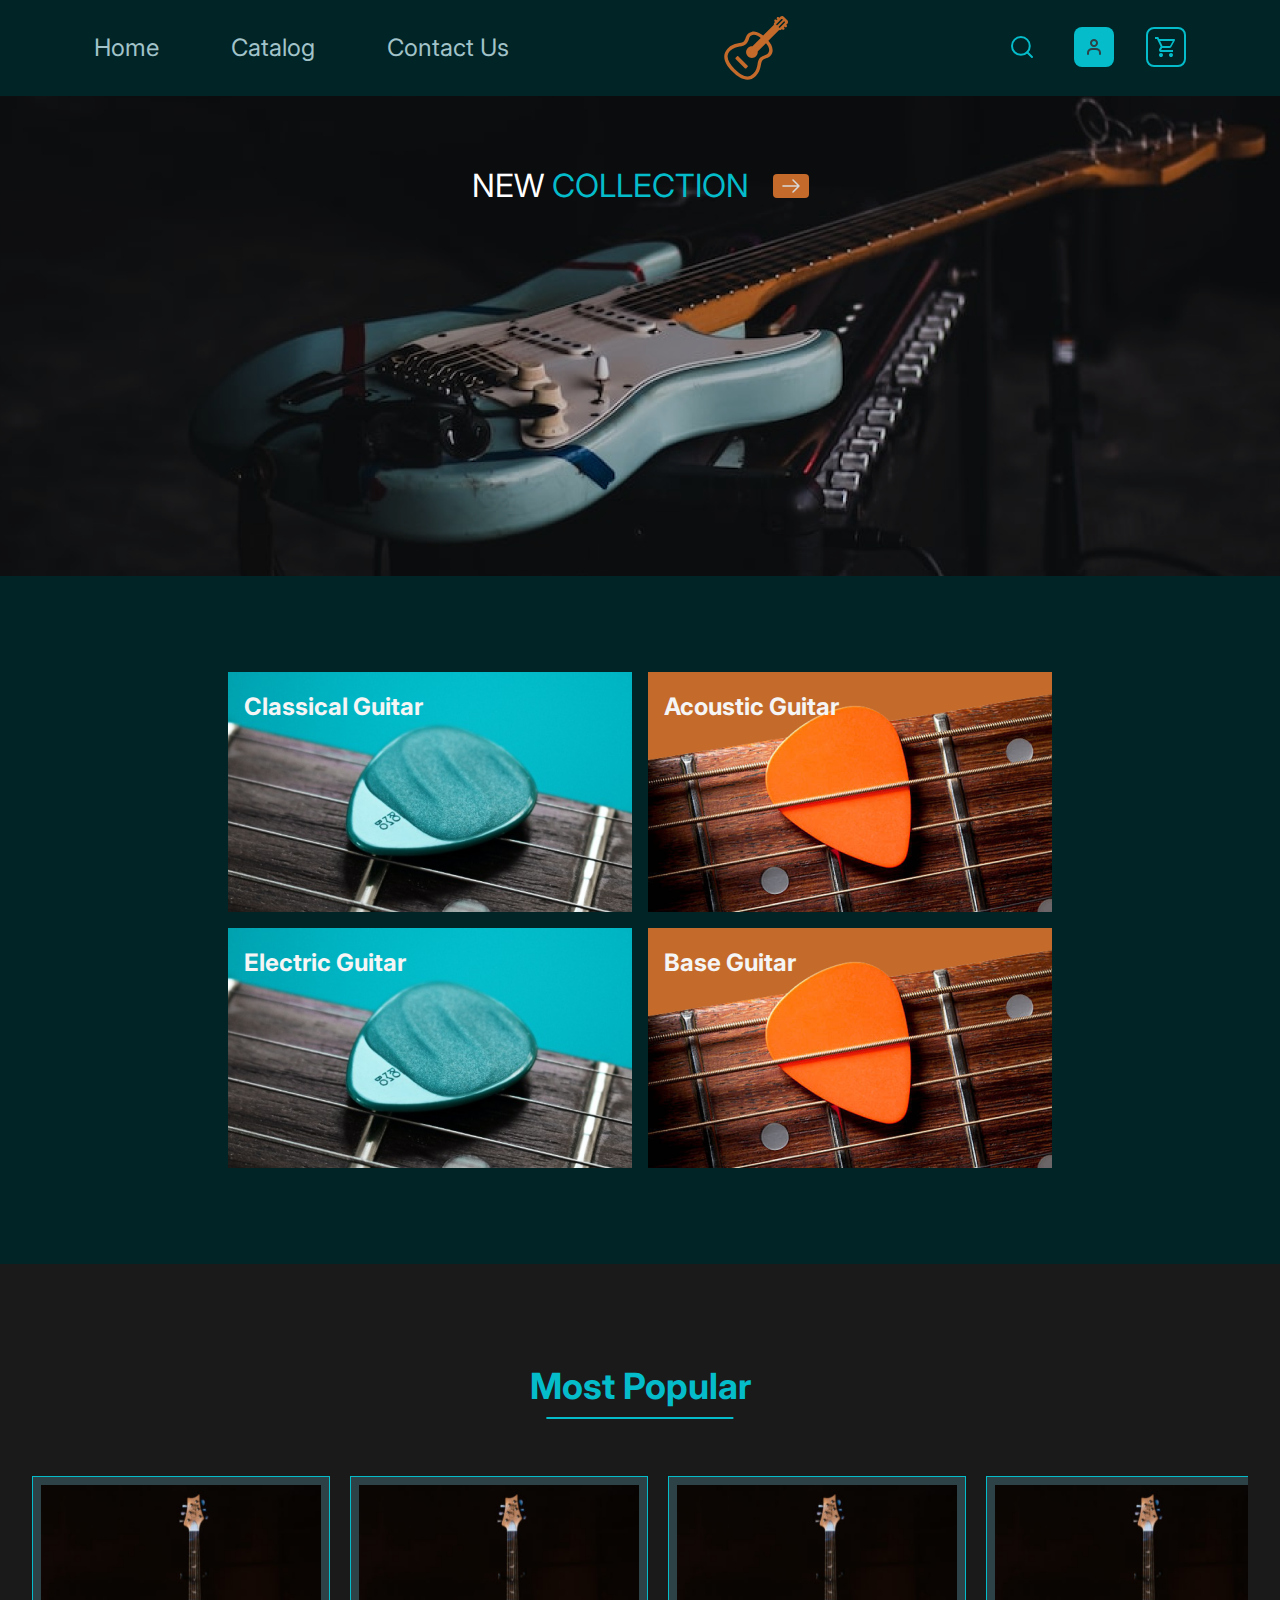
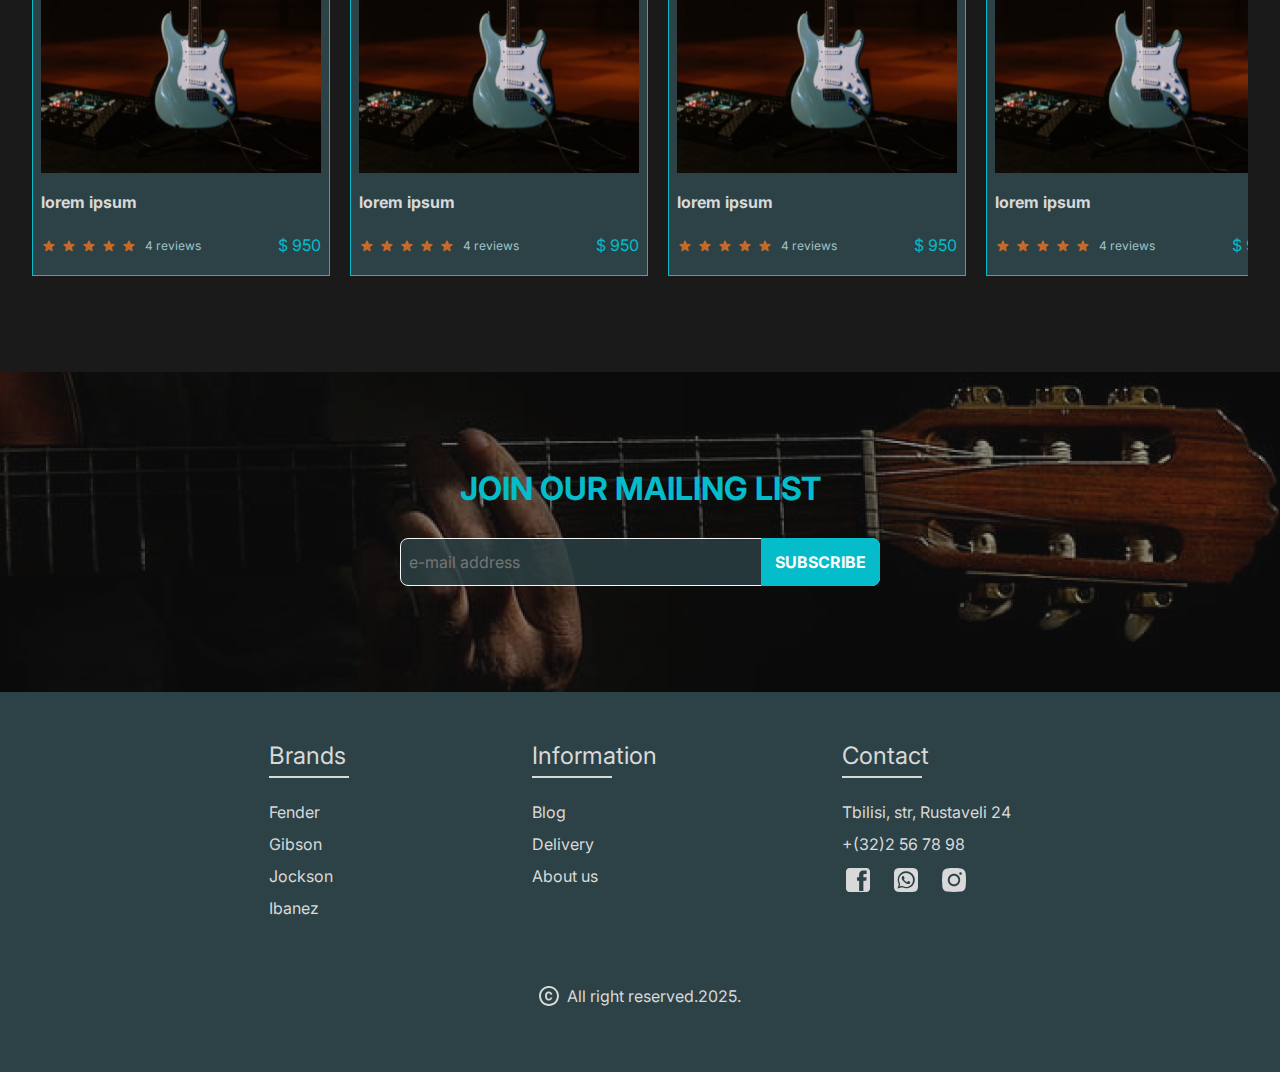
<file: index.html>
<!DOCTYPE html>
<html lang="en">
<head>
    <meta charset="UTF-8">
    <meta name="viewport" content="width=device-width, initial-scale=1.0">
    <link rel="stylesheet" href="./css/reset.css">
    <link rel="stylesheet" href="./css/style.css">
    <link rel="stylesheet" href="./css/laptop.css">
    <link rel="stylesheet" href="./css/tablet.css">
    <link rel="stylesheet" href="./css/mobile.css">
    <link rel="icon" href="./images/logo.svg">
    <title>Guitar Shop</title>
</head>
<body>
    <!-- container -->
    <div class="container">
        <!-- header -->
        <header>
            <nav class="app-header-nav">
                <ul class="app-header-nav-ul">
                    <li><a href="index.html" class="app-header-nav-li-link">Home</a></li>
                    <li><a href="catalog.html" class="app-header-nav-li-link">Catalog</a></li>
                    <li><a href="contact.html" class="app-header-nav-li-link">Contact Us</a></li>
                </ul>
            </nav>
            <a class="app-header-burgerIcon-link">
                <img alt="burger icon" src="./images/menu-burger.svg" class="app-header-burgerIcon">
                <img alt="xmark icon" src="./images/xmark-circle.svg" class="app-header-xmarkIcon">
            </a>
            <a class="app-header-xIcon-link">
                <img alt="x icon" src="./images/xmark-circle.svg" class="app-header-xIcon">
            </a>
            <a href="index.html" class="app-header-logo-link">
                <img alt="logo" src="./images/logo.svg" class="app-header-logo">
            </a>
            <div class="app-header-rightSide">
                <button>
                    <img alt="search icon" src="./images/search.svg" class="app-header-searchIcon">
                </button>
                <button>
                    <img alt="avatar icon" src="./images/avatar.svg" class="app-header-avatarIcon">
                </button>
                <button>
                    <img alt="cart icon" src="./images/cart.svg" class="app-header-cartIcon">
                </button>
            </div>
            <div class="app-header-menu">
                <nav class="app-header-menu-nav">
                    <ul class="app-header-menu-nav-ul">
                        <li><a href="index.html" class="app-header-menu-nav-li-link">Home</a></li>
                        <li><a href="catalog.html" class="app-header-menu-nav-li-link">Catalog</a></li>
                        <li><a href="contact.html" class="app-header-menu-nav-li-link">Contact Us</a></li>
                    </ul>
                </nav>
            </div>
        </header>
        <!-- section 1 -->
        <section class="app-section1">
            <div class="app-section1-content">
                <h2 class="app-section1-header"><span class="app-section1-header-new">NEW</span> COLLECTION</h2>
                <button class="app-section1-button">
                    <img alt="arrow icon" src="./images/arrow.svg" class="app-section1-arrowIcon">
                </button>
            </div>
        </section>
        <!-- section 2 -->
        <section class="app-section2">
            <div class="app-section2-container">
                <div class="app-section2-card app-section2-card-blue">
                    <h4 class="app-section2-header">Classical Guitar</h4>
                </div>
                <div class="app-section2-card app-section2-card-red">
                    <h4 class="app-section2-header">Acoustic Guitar</h4>
                </div>
                <div class="app-section2-card app-section2-card-blue">
                    <h4 class="app-section2-header">Electric Guitar</h4>
                </div>
                <div class="app-section2-card app-section2-card-red">
                    <h4 class="app-section2-header">Base Guitar</h4>
                </div>
            </div>
        </section>
        <!-- section 3 -->
        <section class="app-section3">
            <h3 class="app-section3-header">Most Popular</h3>
            <div class="app-section3-cards-container">
                <div class="app-guitar-card app-guitar-card-overflow">
                    <img alt="guitar" class="app-guitar-card-img" src="./images/guitarPhoto-section3-home.png">
                    <h6 class="app-guitar-card-header">lorem ipsum</h6>
                    <div class="app-guitar-card-price_reviews">
                        <div class="app-guitar-card-reviews">
                            <img class="app-guitar-card-reviews-stars" alt="stars" src="./images/stars.svg">
                            <span class="app-guitar-card-price_reviews-numb">4 reviews</span>
                        </div>
                        <span class="app-guitar-card-price">$ 950</span>
                    </div>
                </div>
                <div class="app-guitar-card app-guitar-card-overflow">
                    <img alt="guitar" class="app-guitar-card-img" src="./images/guitarPhoto-section3-home.png">
                    <h6 class="app-guitar-card-header">lorem ipsum</h6>
                    <div class="app-guitar-card-price_reviews">
                        <div class="app-guitar-card-reviews">
                            <img class="app-guitar-card-reviews-stars" alt="stars" src="./images/stars.svg">
                            <span class="app-guitar-card-price_reviews-numb">4 reviews</span>
                        </div>
                        <span class="app-guitar-card-price">$ 950</span>
                    </div>
                </div>
                <div class="app-guitar-card app-guitar-card-overflow">
                    <img alt="guitar" class="app-guitar-card-img" src="./images/guitarPhoto-section3-home.png">
                    <h6 class="app-guitar-card-header">lorem ipsum</h6>
                    <div class="app-guitar-card-price_reviews">
                        <div class="app-guitar-card-reviews">
                            <img class="app-guitar-card-reviews-stars" alt="stars" src="./images/stars.svg">
                            <span class="app-guitar-card-price_reviews-numb">4 reviews</span>
                        </div>
                        <span class="app-guitar-card-price">$ 950</span>
                    </div>
                </div>
                <div class="app-guitar-card app-guitar-card-overflow">
                    <img alt="guitar" class="app-guitar-card-img" src="./images/guitarPhoto-section3-home.png">
                    <h6 class="app-guitar-card-header">lorem ipsum</h6>
                    <div class="app-guitar-card-price_reviews">
                        <div class="app-guitar-card-reviews">
                            <img class="app-guitar-card-reviews-stars" alt="stars" src="./images/stars.svg">
                            <span class="app-guitar-card-price_reviews-numb">4 reviews</span>
                        </div>
                        <span class="app-guitar-card-price">$ 950</span>
                    </div>
                </div>
            </div>
        </section>
        <!-- section 4 -->
        <section class="app-section4">
            <h2 class="app-section4-header">JOIN OUR MAILING LIST</h2>
            <form class="app-section4-form" name="subscribe">
                <input class="app-section4-form-input" type="email" placeholder="e-mail address" name="Email">
                <button class="app-section4-form-button" type="submit">SUBSCRIBE</button>
            </form>
        </section>
        <footer>
            <div class="app-footer-lists-container">
                <div class="app-footer-list-container">
                    <div class="app-footer-list-header-container">
                        <h3 class="app-footer-list-header">Brands</h3>
                    </div>
                    <nav>
                        <ul class="app-footer-list">
                            <li><a href="" class="app-footer-listItem-link">Fender</a></li>
                            <li><a href="" class="app-footer-listItem-link">Gibson</a></li>
                            <li><a href="" class="app-footer-listItem-link">Jockson</a></li>
                            <li><a href="" class="app-footer-listItem-link">Ibanez</a></li>
                        </ul>
                    </nav>
                </div>
                <div class="app-footer-list-container">
                    <div class="app-footer-list-header-container">
                        <h3 class="app-footer-list-header">Information</h3>
                    </div>
                    <nav>
                        <ul class="app-footer-list">
                            <li><a href="" class="app-footer-listItem-link">Blog</a></li>
                            <li><a href="" class="app-footer-listItem-link">Delivery</a></li>
                            <li><a href="" class="app-footer-listItem-link">About us</a></li>
                        </ul>
                    </nav>
                </div>
                <div class="app-footer-list-container">
                    <div class="app-footer-list-header-container">
                        <h3 class="app-footer-list-header">Contact</h3>
                    </div>
                    <nav>
                        <ul class="app-footer-list">
                            <li><a href="https://www.google.com/maps/place/24+Rustaveli+St,+T'bilisi/@41.7113885,44.8940599,17z/data=!3m1!4b1!4m6!3m5!1s0x40441271788f43cb:0x2686a6e5366d82d2!8m2!3d41.7113885!4d44.8940599!16s%2Fg%2F11kpvck2nf?entry=ttu"
                                    target="_blank" class="app-footer-listItem-link">Tbilisi, str, Rustaveli 24</a></li>
                            <li><a href="tel:+(32)2567898" class="app-footer-listItem-link">+(32)2 56 78 98</a></li>
                            <li>
                                <div class="app-footer-listItem-cocial-container">
                                        <a href="https://www.facebook.com/" target="_blank">
                                            <img src="./images/facebook.svg" alt="facebook logo" class="">
                                        </a>
                                        <a href="https://www.whatsapp.com/" target="_blank">
                                            <img src="./images/whatsapp.svg" alt="whatsapp logo" class="">
                                        </a>
                                        <a href="https://www.instagram.com/" target="_blank">
                                            <img src="./images/instagram.svg" alt="instagram logo" class="">
                                        </a>
                                </div>
                            </li>
                        </ul>
                    </nav>
                </div>
            </div>
            <h5 class="app-footer-copyright"><img src="./images/copy.svg" alt="copyright"><span>All  right reserved.2025.</span></h5>
        </footer>
    </div>
    <script src="script.js"></script>
</body>
</html>
</file>
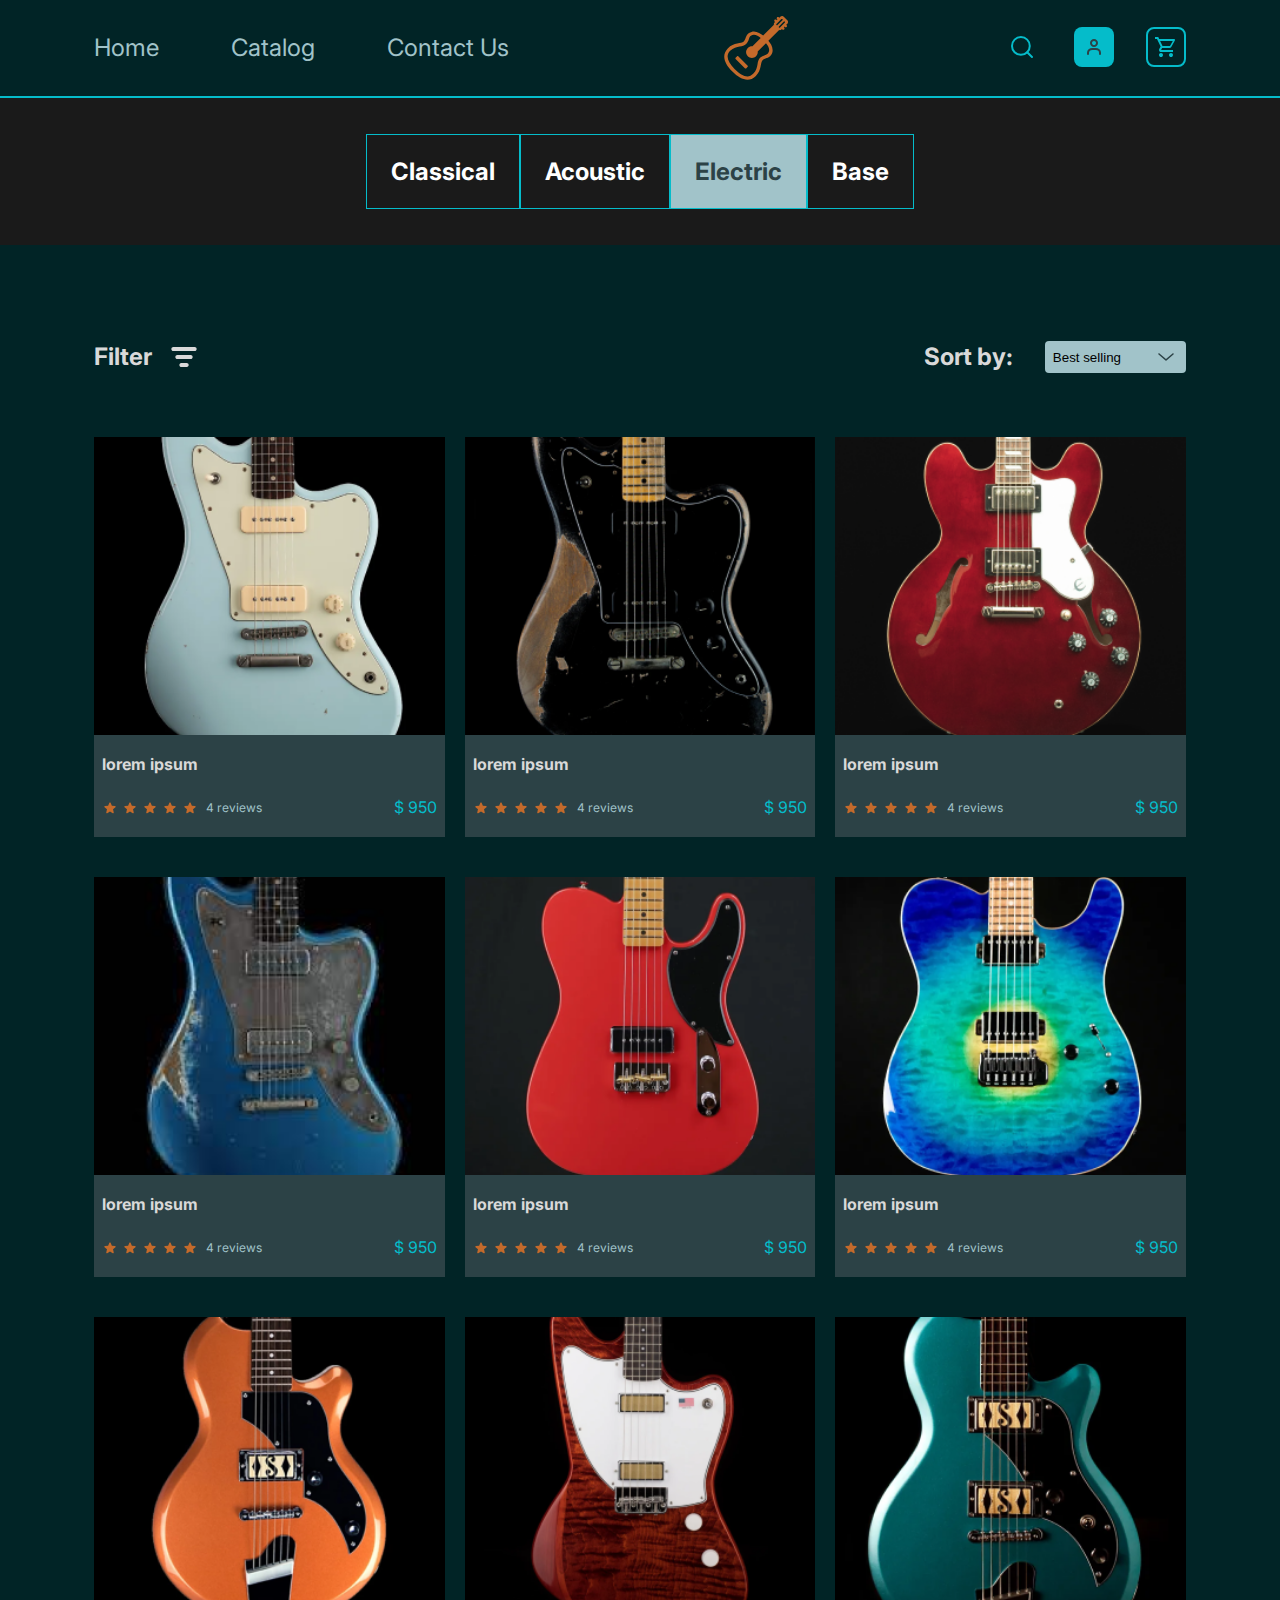
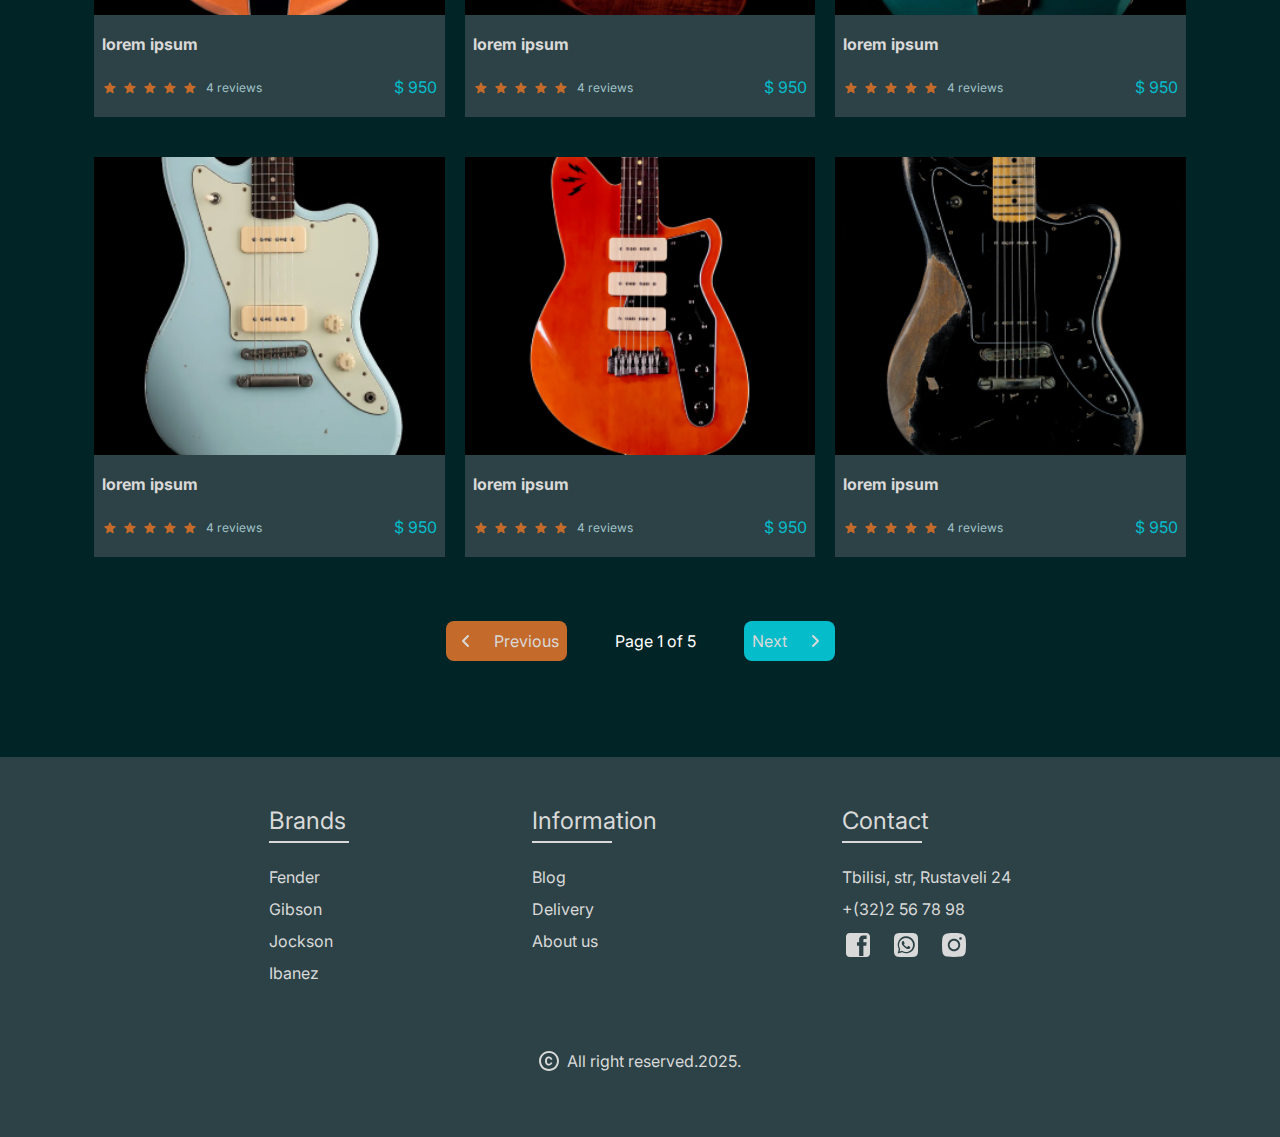
<file: catalog.html>
<!DOCTYPE html>
<html lang="en">
<head>
    <meta charset="UTF-8">
    <meta name="viewport" content="width=device-width, initial-scale=1.0">
    <link rel="stylesheet" href="./css/reset.css">
    <link rel="stylesheet" href="./css/style.css">
    <link rel="stylesheet" href="./css/laptop.css">
    <link rel="stylesheet" href="./css/tablet.css">
    <link rel="stylesheet" href="./css/mobile.css">
    <link rel="icon" href="./images/logo.svg">
    <title>Guitar Shop</title>
</head>
<body>
    <!-- container -->
    <div class="container">
        <!-- header -->
        <header>
            <nav class="app-header-nav">
                <ul class="app-header-nav-ul">
                    <li><a href="index.html" class="app-header-nav-li-link">Home</a></li>
                    <li><a href="catalog.html" class="app-header-nav-li-link">Catalog</a></li>
                    <li><a href="contact.html" class="app-header-nav-li-link">Contact Us</a></li>
                </ul>
            </nav>
            <a class="app-header-burgerIcon-link">
                <img alt="burger icon" src="./images/menu-burger.svg" class="app-header-burgerIcon">
                <img alt="xmark icon" src="./images/xmark-circle.svg" class="app-header-xmarkIcon">
            </a>
            <a class="app-header-xIcon-link">
                <img alt="x icon" src="./images/xmark-circle.svg" class="app-header-xIcon">
            </a>
            <a href="index.html" class="app-header-logo-link">
                <img alt="logo" src="./images/logo.svg" class="app-header-logo">
            </a>
            <div class="app-header-rightSide">
                <button>
                    <img alt="search icon" src="./images/search.svg" class="app-header-searchIcon">
                </button>
                <button>
                    <img alt="avatar icon" src="./images/avatar.svg" class="app-header-avatarIcon">
                </button>
                <button>
                    <img alt="cart icon" src="./images/cart.svg" class="app-header-cartIcon">
                </button>
            </div>
            <div class="app-header-menu">
                <nav class="app-header-menu-nav">
                    <ul class="app-header-menu-nav-ul">
                        <li><a href="index.html" class="app-header-menu-nav-li-link">Home</a></li>
                        <li><a href="catalog.html" class="app-header-menu-nav-li-link">Catalog</a></li>
                        <li><a href="contact.html" class="app-header-menu-nav-li-link">Contact Us</a></li>
                    </ul>
                </nav>
            </div>
        </header>
        <!-- section 1 -->
        <div class="app-catalog-section1">
            <a href=""><button class="app-catalog-section1-button">Classical</button></a>
            <a href=""><button class="app-catalog-section1-button">Acoustic</button></a>
            <a href=""><button class="app-catalog-section1-button app-catalog-section1-button-active">Electric</button></a>
            <a href=""><button class="app-catalog-section1-button">Base</button></a>
        </div>
        <!-- section 2 -->
        <div class="app-catalog-section2">
            <div class="app-catalog-section2-filter_sort">
                <h3 class="app-catalog-section2-filter_sort-header">
                    <span class="app-catalog-section2-filter_sort-header-text">Filter</span>
                    <img class="app-catalog-section2-filter_sort-header-icon" alt="filter icon" src="./images/filter.svg">
                </h3>
                <div class="app-catalog-section2-sort">
                    <h3 class="app-catalog-section2-filter_sort-header-text">Sort by:</h3>
                    <button class="app-catalog-section2-sort-button">
                        <span>Best selling</span>
                        <img class="app-catalog-section2-sort-button-icon" alt="arrow down icon" src="./images/arrow-down.svg">
                    </button>
                </div>
            </div>
            <div class="app-catalog-section2-cards-container">
                <div class="app-guitar-card app-guitar-card1">
                    <img alt="guitar" class="app-guitar-card-img" src="./images/catalog_guitar_1.png">
                    <h6 class="app-guitar-card-header">lorem ipsum</h6>
                    <div class="app-guitar-card-price_reviews">
                        <div class="app-guitar-card-reviews">
                            <img class="app-guitar-card-reviews-stars" alt="stars" src="./images/stars.svg">
                            <span class="app-guitar-card-price_reviews-numb">4 reviews</span>
                        </div>
                        <span class="app-guitar-card-price">$ 950</span>
                    </div>
                </div>
                <div class="app-guitar-card app-guitar-card2">
                    <img alt="guitar" class="app-guitar-card-img" src="./images/catalog_guitar_2.png">
                    <h6 class="app-guitar-card-header">lorem ipsum</h6>
                    <div class="app-guitar-card-price_reviews">
                        <div class="app-guitar-card-reviews">
                            <img class="app-guitar-card-reviews-stars" alt="stars" src="./images/stars.svg">
                            <span class="app-guitar-card-price_reviews-numb">4 reviews</span>
                        </div>
                        <span class="app-guitar-card-price">$ 950</span>
                    </div>
                </div>
                <div class="app-guitar-card app-guitar-card3">
                    <img alt="guitar" class="app-guitar-card-img" src="./images/catalog_guitar_3.png">
                    <h6 class="app-guitar-card-header">lorem ipsum</h6>
                    <div class="app-guitar-card-price_reviews">
                        <div class="app-guitar-card-reviews">
                            <img class="app-guitar-card-reviews-stars" alt="stars" src="./images/stars.svg">
                            <span class="app-guitar-card-price_reviews-numb">4 reviews</span>
                        </div>
                        <span class="app-guitar-card-price">$ 950</span>
                    </div>
                </div>
                <div class="app-guitar-card app-guitar-card4">
                    <img alt="guitar" class="app-guitar-card-img" src="./images/catalog_guitar_4.png">
                    <h6 class="app-guitar-card-header">lorem ipsum</h6>
                    <div class="app-guitar-card-price_reviews">
                        <div class="app-guitar-card-reviews">
                            <img class="app-guitar-card-reviews-stars" alt="stars" src="./images/stars.svg">
                            <span class="app-guitar-card-price_reviews-numb">4 reviews</span>
                        </div>
                        <span class="app-guitar-card-price">$ 950</span>
                    </div>
                </div>
                <div class="app-guitar-card app-guitar-card5">
                    <img alt="guitar" class="app-guitar-card-img" src="./images/catalog_guitar_5.png">
                    <h6 class="app-guitar-card-header">lorem ipsum</h6>
                    <div class="app-guitar-card-price_reviews">
                        <div class="app-guitar-card-reviews">
                            <img class="app-guitar-card-reviews-stars" alt="stars" src="./images/stars.svg">
                            <span class="app-guitar-card-price_reviews-numb">4 reviews</span>
                        </div>
                        <span class="app-guitar-card-price">$ 950</span>
                    </div>
                </div>
                <div class="app-guitar-card app-guitar-card6">
                    <img alt="guitar" class="app-guitar-card-img" src="./images/catalog_guitar_6.png">
                    <h6 class="app-guitar-card-header">lorem ipsum</h6>
                    <div class="app-guitar-card-price_reviews">
                        <div class="app-guitar-card-reviews">
                            <img class="app-guitar-card-reviews-stars" alt="stars" src="./images/stars.svg">
                            <span class="app-guitar-card-price_reviews-numb">4 reviews</span>
                        </div>
                        <span class="app-guitar-card-price">$ 950</span>
                    </div>
                </div>
                <div class="app-guitar-card app-guitar-card7">
                    <img alt="guitar" class="app-guitar-card-img" src="./images/catalog_guitar_7.png">
                    <h6 class="app-guitar-card-header">lorem ipsum</h6>
                    <div class="app-guitar-card-price_reviews">
                        <div class="app-guitar-card-reviews">
                            <img class="app-guitar-card-reviews-stars" alt="stars" src="./images/stars.svg">
                            <span class="app-guitar-card-price_reviews-numb">4 reviews</span>
                        </div>
                        <span class="app-guitar-card-price">$ 950</span>
                    </div>
                </div>
                <div class="app-guitar-card app-guitar-card8">
                    <img alt="guitar" class="app-guitar-card-img" src="./images/catalog_guitar_8.png">
                    <h6 class="app-guitar-card-header">lorem ipsum</h6>
                    <div class="app-guitar-card-price_reviews">
                        <div class="app-guitar-card-reviews">
                            <img class="app-guitar-card-reviews-stars" alt="stars" src="./images/stars.svg">
                            <span class="app-guitar-card-price_reviews-numb">4 reviews</span>
                        </div>
                        <span class="app-guitar-card-price">$ 950</span>
                    </div>
                </div>
                <div class="app-guitar-card app-guitar-card9">
                    <img alt="guitar" class="app-guitar-card-img" src="./images/catalog_guitar_9.png">
                    <h6 class="app-guitar-card-header">lorem ipsum</h6>
                    <div class="app-guitar-card-price_reviews">
                        <div class="app-guitar-card-reviews">
                            <img class="app-guitar-card-reviews-stars" alt="stars" src="./images/stars.svg">
                            <span class="app-guitar-card-price_reviews-numb">4 reviews</span>
                        </div>
                        <span class="app-guitar-card-price">$ 950</span>
                    </div>
                </div>
                <div class="app-guitar-card app-guitar-card10">
                    <img alt="guitar" class="app-guitar-card-img" src="./images/catalog_guitar_10.png">
                    <h6 class="app-guitar-card-header">lorem ipsum</h6>
                    <div class="app-guitar-card-price_reviews">
                        <div class="app-guitar-card-reviews">
                            <img class="app-guitar-card-reviews-stars" alt="stars" src="./images/stars.svg">
                            <span class="app-guitar-card-price_reviews-numb">4 reviews</span>
                        </div>
                        <span class="app-guitar-card-price">$ 950</span>
                    </div>
                </div>
                <div class="app-guitar-card app-guitar-card11">
                    <img alt="guitar" class="app-guitar-card-img" src="./images/catalog_guitar_11.png">
                    <h6 class="app-guitar-card-header">lorem ipsum</h6>
                    <div class="app-guitar-card-price_reviews">
                        <div class="app-guitar-card-reviews">
                            <img class="app-guitar-card-reviews-stars" alt="stars" src="./images/stars.svg">
                            <span class="app-guitar-card-price_reviews-numb">4 reviews</span>
                        </div>
                        <span class="app-guitar-card-price">$ 950</span>
                    </div>
                </div>
                <div class="app-guitar-card app-guitar-card12">
                    <img alt="guitar" class="app-guitar-card-img" src="./images/catalog_guitar_12.png">
                    <h6 class="app-guitar-card-header">lorem ipsum</h6>
                    <div class="app-guitar-card-price_reviews">
                        <div class="app-guitar-card-reviews">
                            <img class="app-guitar-card-reviews-stars" alt="stars" src="./images/stars.svg">
                            <span class="app-guitar-card-price_reviews-numb">4 reviews</span>
                        </div>
                        <span class="app-guitar-card-price">$ 950</span>
                    </div>
                </div>
                <div class="app-guitar-card app-guitar-card13">
                    <img alt="guitar" class="app-guitar-card-img" src="./images/catalog_guitar_13.png">
                    <h6 class="app-guitar-card-header">lorem ipsum</h6>
                    <div class="app-guitar-card-price_reviews">
                        <div class="app-guitar-card-reviews">
                            <img class="app-guitar-card-reviews-stars" alt="stars" src="./images/stars.svg">
                            <span class="app-guitar-card-price_reviews-numb">4 reviews</span>
                        </div>
                        <span class="app-guitar-card-price">$ 950</span>
                    </div>
                </div>
                <div class="app-guitar-card app-guitar-card14">
                    <img alt="guitar" class="app-guitar-card-img" src="./images/catalog_guitar_14.png">
                    <h6 class="app-guitar-card-header">lorem ipsum</h6>
                    <div class="app-guitar-card-price_reviews">
                        <div class="app-guitar-card-reviews">
                            <img class="app-guitar-card-reviews-stars" alt="stars" src="./images/stars.svg">
                            <span class="app-guitar-card-price_reviews-numb">4 reviews</span>
                        </div>
                        <span class="app-guitar-card-price">$ 950</span>
                    </div>
                </div>
                <div class="app-guitar-card app-guitar-card15">
                    <img alt="guitar" class="app-guitar-card-img" src="./images/catalog_guitar_15.png">
                    <h6 class="app-guitar-card-header">lorem ipsum</h6>
                    <div class="app-guitar-card-price_reviews">
                        <div class="app-guitar-card-reviews">
                            <img class="app-guitar-card-reviews-stars" alt="stars" src="./images/stars.svg">
                            <span class="app-guitar-card-price_reviews-numb">4 reviews</span>
                        </div>
                        <span class="app-guitar-card-price">$ 950</span>
                    </div>
                </div>
                <div class="app-guitar-card app-guitar-card16">
                    <img alt="guitar" class="app-guitar-card-img" src="./images/catalog_guitar_16.png">
                    <h6 class="app-guitar-card-header">lorem ipsum</h6>
                    <div class="app-guitar-card-price_reviews">
                        <div class="app-guitar-card-reviews">
                            <img class="app-guitar-card-reviews-stars" alt="stars" src="./images/stars.svg">
                            <span class="app-guitar-card-price_reviews-numb">4 reviews</span>
                        </div>
                        <span class="app-guitar-card-price">$ 950</span>
                    </div>
                </div>
            </div>
            <div class="app-catalog-section2-pages">
                <button class="app-catalog-section2-pages-previous app-catalog-section2-pages-button">
                    <img class="app-catalog-section2-pages-previous-icon" alt="arrow left icon" src="./images/arrow-left.svg">
                    <span class="app-catalog-section2-pages-button-text">Previous</span>
                </button>
                <span class="app-catalog-section2-pages-info">Page 1 of 5</span>
                <button class="app-catalog-section2-pages-next app-catalog-section2-pages-button">
                    <span class="app-catalog-section2-pages-button-text">Next</span>
                    <img class="app-catalog-section2-pages-next-icon" alt="arrow right icon" src="./images/arrow-right.svg">
                </button>
            </div>
        </div>
        <footer>
            <div class="app-footer-lists-container">
                <div class="app-footer-list-container">
                    <div class="app-footer-list-header-container">
                        <h3 class="app-footer-list-header">Brands</h3>
                    </div>
                    <nav>
                        <ul class="app-footer-list">
                            <li><a href="" class="app-footer-listItem-link">Fender</a></li>
                            <li><a href="" class="app-footer-listItem-link">Gibson</a></li>
                            <li><a href="" class="app-footer-listItem-link">Jockson</a></li>
                            <li><a href="" class="app-footer-listItem-link">Ibanez</a></li>
                        </ul>
                    </nav>
                </div>
                <div class="app-footer-list-container">
                    <div class="app-footer-list-header-container">
                        <h3 class="app-footer-list-header">Information</h3>
                    </div>
                    <nav>
                        <ul class="app-footer-list">
                            <li><a href="" class="app-footer-listItem-link">Blog</a></li>
                            <li><a href="" class="app-footer-listItem-link">Delivery</a></li>
                            <li><a href="" class="app-footer-listItem-link">About us</a></li>
                        </ul>
                    </nav>
                </div>
                <div class="app-footer-list-container">
                    <div class="app-footer-list-header-container">
                        <h3 class="app-footer-list-header">Contact</h3>
                    </div>
                    <nav>
                        <ul class="app-footer-list">
                            <li><a href="https://www.google.com/maps/place/24+Rustaveli+St,+T'bilisi/@41.7113885,44.8940599,17z/data=!3m1!4b1!4m6!3m5!1s0x40441271788f43cb:0x2686a6e5366d82d2!8m2!3d41.7113885!4d44.8940599!16s%2Fg%2F11kpvck2nf?entry=ttu"
                                    target="_blank" class="app-footer-listItem-link">Tbilisi, str, Rustaveli 24</a></li>
                            <li><a href="tel:+(32)2567898" class="app-footer-listItem-link">+(32)2 56 78 98</a></li>
                            <li>
                                <div class="app-footer-listItem-cocial-container">
                                        <a href="https://www.facebook.com/" target="_blank">
                                            <img src="./images/facebook.svg" alt="facebook logo" class="">
                                        </a>
                                        <a href="https://www.whatsapp.com/" target="_blank">
                                            <img src="./images/whatsapp.svg" alt="whatsapp logo" class="">
                                        </a>
                                        <a href="https://www.instagram.com/" target="_blank">
                                            <img src="./images/instagram.svg" alt="instagram logo" class="">
                                        </a>
                                </div>
                            </li>
                        </ul>
                    </nav>
                </div>
            </div>
            <h5 class="app-footer-copyright"><img src="./images/copy.svg" alt="copyright"><span>All  right reserved.2025.</span></h5>
        </footer>
    </div>
    <script src="script.js"></script>
</body>
</html>
</file>
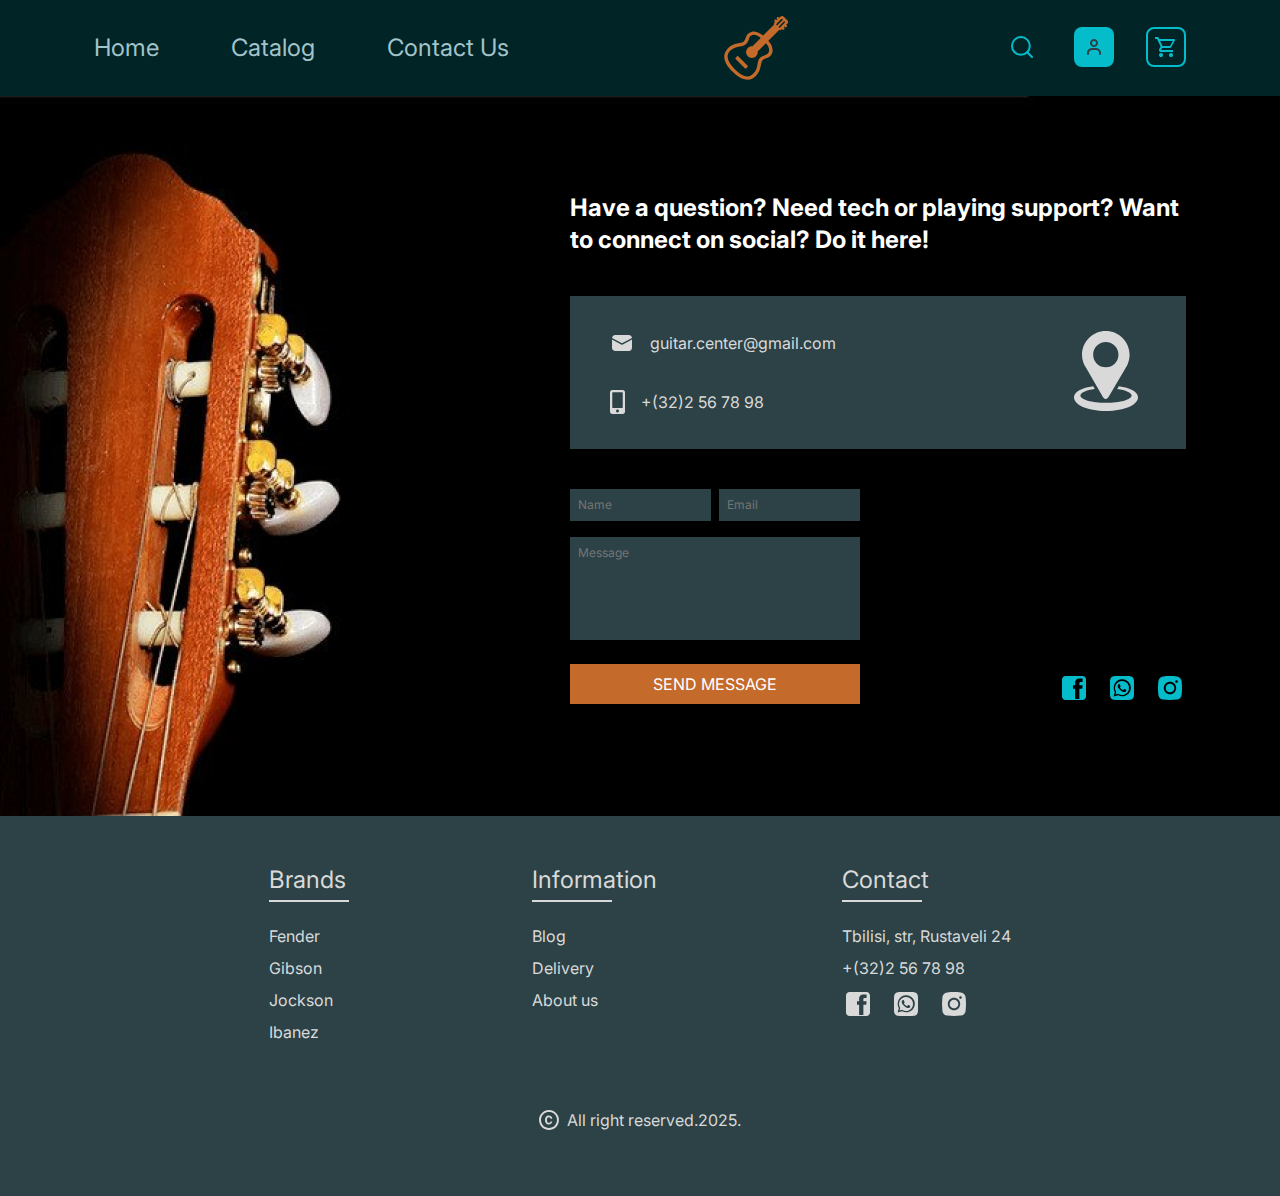
<file: contact.html>
<!DOCTYPE html>
<html lang="en">
<head>
    <meta charset="UTF-8">
    <meta name="viewport" content="width=device-width, initial-scale=1.0">
    <link rel="stylesheet" href="./css/reset.css">
    <link rel="stylesheet" href="./css/style.css">
    <link rel="stylesheet" href="./css/laptop.css">
    <link rel="stylesheet" href="./css/tablet.css">
    <link rel="stylesheet" href="./css/mobile.css">
    <link rel="icon" href="./images/logo.svg">
    <title>Guitar Shop</title>
</head>
<body>
    <!-- container -->
    <div class="container">
        <!-- header -->
        <header>
            <nav class="app-header-nav">
                <ul class="app-header-nav-ul">
                    <li><a href="index.html" class="app-header-nav-li-link">Home</a></li>
                    <li><a href="catalog.html" class="app-header-nav-li-link">Catalog</a></li>
                    <li><a href="contact.html" class="app-header-nav-li-link">Contact Us</a></li>
                </ul>
            </nav>
            <a class="app-header-burgerIcon-link">
                <img alt="burger icon" src="./images/menu-burger.svg" class="app-header-burgerIcon">
                <img alt="xmark icon" src="./images/xmark-circle.svg" class="app-header-xmarkIcon">
            </a>
            <a class="app-header-xIcon-link">
                <img alt="x icon" src="./images/xmark-circle.svg" class="app-header-xIcon">
            </a>
            <a href="index.html" class="app-header-logo-link">
                <img alt="logo" src="./images/logo.svg" class="app-header-logo">
            </a>
            <div class="app-header-rightSide">
                <button>
                    <img alt="search icon" src="./images/search.svg" class="app-header-searchIcon">
                </button>
                <button>
                    <img alt="avatar icon" src="./images/avatar.svg" class="app-header-avatarIcon">
                </button>
                <button>
                    <img alt="cart icon" src="./images/cart.svg" class="app-header-cartIcon">
                </button>
            </div>
            <div class="app-header-menu">
                <nav class="app-header-menu-nav">
                    <ul class="app-header-menu-nav-ul">
                        <li><a href="index.html" class="app-header-menu-nav-li-link">Home</a></li>
                        <li><a href="catalog.html" class="app-header-menu-nav-li-link">Catalog</a></li>
                        <li><a href="contact.html" class="app-header-menu-nav-li-link">Contact Us</a></li>
                    </ul>
                </nav>
            </div>
        </header>
        <!-- section 1 -->
        <div class="app-contact-section1">
            <div class="app-contact-section1-content">
                <h3 class="app-contact-section1-header">
                    Have a question? Need tech or playing support? Want to connect on social? Do it here!
                </h3>
                <div class="app-contact-section1-contact-info">
                    <div class="app-contact-section1-contact-info-links">
                        <a href="mailto:guitar.center@gmail.com" class="app-contact-section1-contact-info-link">
                            <img alt="mail icon" class="app-contact-section1-contact-info-mail" src="./images/mail.svg">
                            <span>guitar.center@gmail.com</span>
                        </a>
                        <a href="tel:+(32)2567898" class="app-contact-section1-contact-info-link">
                            <img alt="phone icon" class="app-contact-section1-contact-info-phone" src="./images/mobile.svg">
                            <span>+(32)2 56 78 98</span>
                        </a>
                    </div>
                    <a class="app-contact-section1-contact-location-link" href="https://www.google.com/maps/place/24+Rustaveli+St,+T'bilisi/@41.7113885,44.8940599,17z/data=!3m1!4b1!4m6!3m5!1s0x40441271788f43cb:0x2686a6e5366d82d2!8m2!3d41.7113885!4d44.8940599!16s%2Fg%2F11kpvck2nf?entry=ttu" target="_blank">
                        <img alt="location icon" class="app-contact-section1-contact-location" src="./images/location.svg">
                    </a>
                </div>
                <div class="app-contact-section1-bottom">
                    <form name="Message" class="app-contact-section1-form">
                        <div class="app-contact-section1-form-name_mail">
                            <input name="name" placeholder="Name" type="text" class="app-contact-section1-form-input">
                            <input name="mail" placeholder="Email" type="email" class="app-contact-section1-form-input">
                        </div>
                        <textarea placeholder="Message" class="app-contact-section1-form-input app-contact-section1-form-input-textarea" name="message"></textarea>
                        <button class="app-contact-section1-form-button" type="submit">SEND MESSAGE</button>
                    </form>
                    <div class="app-contact-section1-bottom-social">
                        <iframe
                            src="https://www.google.com/maps/embed?pb=!1m18!1m12!1m3!1d4050.5773794872694!2d44.89346127390001!3d41.71140724004126!2m3!1f0!2f0!3f0!3m2!1i1024!2i768!4f13.1!3m3!1m2!1s0x40441271788f43cb%3A0x2686a6e5366d82d2!2s24%20Rustaveli%20St%2C%20T&#39;bilisi!5e0!3m2!1sen!2sge!4v1705412823606!5m2!1sen!2sge"
                            width="286" height="151" style="border:0;" allowfullscreen="" loading="lazy"
                            referrerpolicy="no-referrer-when-downgrade"></iframe>
                        <div class="app-contact-section1-bottom-social-icons">
                            <a href="https://www.facebook.com/" target="_blank">
                                <img src="./images/facebook_contact.svg" alt="facebook logo" class="">
                            </a>
                            <a href="https://www.whatsapp.com/" target="_blank">
                                <img src="./images/whatsapp_contact.svg" alt="whatsapp logo" class="">
                            </a>
                            <a href="https://www.instagram.com/" target="_blank">
                                <img src="./images/instagram_contact.svg" alt="instagram logo" class="">
                            </a>
                        </div>
                    </div>
                </div>
            </div>
        </div>
        <footer>
            <div class="app-footer-lists-container">
                <div class="app-footer-list-container">
                    <div class="app-footer-list-header-container">
                        <h3 class="app-footer-list-header">Brands</h3>
                    </div>
                    <nav>
                        <ul class="app-footer-list">
                            <li><a href="" class="app-footer-listItem-link">Fender</a></li>
                            <li><a href="" class="app-footer-listItem-link">Gibson</a></li>
                            <li><a href="" class="app-footer-listItem-link">Jockson</a></li>
                            <li><a href="" class="app-footer-listItem-link">Ibanez</a></li>
                        </ul>
                    </nav>
                </div>
                <div class="app-footer-list-container">
                    <div class="app-footer-list-header-container">
                        <h3 class="app-footer-list-header">Information</h3>
                    </div>
                    <nav>
                        <ul class="app-footer-list">
                            <li><a href="" class="app-footer-listItem-link">Blog</a></li>
                            <li><a href="" class="app-footer-listItem-link">Delivery</a></li>
                            <li><a href="" class="app-footer-listItem-link">About us</a></li>
                        </ul>
                    </nav>
                </div>
                <div class="app-footer-list-container">
                    <div class="app-footer-list-header-container">
                        <h3 class="app-footer-list-header">Contact</h3>
                    </div>
                    <nav>
                        <ul class="app-footer-list">
                            <li><a href="https://www.google.com/maps/place/24+Rustaveli+St,+T'bilisi/@41.7113885,44.8940599,17z/data=!3m1!4b1!4m6!3m5!1s0x40441271788f43cb:0x2686a6e5366d82d2!8m2!3d41.7113885!4d44.8940599!16s%2Fg%2F11kpvck2nf?entry=ttu"
                                    target="_blank" class="app-footer-listItem-link">Tbilisi, str, Rustaveli 24</a></li>
                            <li><a href="tel:+(32)2567898" class="app-footer-listItem-link">+(32)2 56 78 98</a></li>
                            <li>
                                <div class="app-footer-listItem-cocial-container">
                                        <a href="https://www.facebook.com/" target="_blank">
                                            <img src="./images/facebook.svg" alt="facebook logo" class="">
                                        </a>
                                        <a href="https://www.whatsapp.com/" target="_blank">
                                            <img src="./images/whatsapp.svg" alt="whatsapp logo" class="">
                                        </a>
                                        <a href="https://www.instagram.com/" target="_blank">
                                            <img src="./images/instagram.svg" alt="instagram logo" class="">
                                        </a>
                                </div>
                            </li>
                        </ul>
                    </nav>
                </div>
            </div>
            <h5 class="app-footer-copyright"><img src="./images/copy.svg" alt="copyright"><span>All  right reserved.2025.</span></h5>
        </footer>
    </div>
    <script src="script.js"></script>
</body>
</html>
</file>
<file: css/style.css>
@import url('https://fonts.googleapis.com/css2?family=Inter&display=swap');
/* container */
.container {
    width: min(100%, 1440px);
    margin: auto;
    padding-top: 96px;
}

/* header */
header {
    display: flex;
    padding: 16px 94px;
    align-items: center;
    justify-content: space-between;
    background: #012426;
    position: fixed;
    top: 0;
    max-width: inherit;
    width: inherit;
    left: 50%;
    transform: translateX(-50%);
    z-index: 1;
}

.app-header-xIcon-link, .app-header-burgerIcon-link, .app-header-xmarkIcon {
    display: none;
}

.app-header-nav-ul {
    display: flex;
    align-items: center;
    column-gap: 72px;
}

.app-header-nav-li-link {
    color: #A1C3C9;
    font-family: 'Inter', sans-serif;
    font-size: 24px;
    font-weight: 400;
    line-height: 32px;
    transition: 0.3s;
}

.app-header-nav-li-link:hover {
    text-shadow: 0 0 5px #05BCCA, 0 0 10px #05BCCA, 0 0 20px #05BCCA;
    color: white;
}

.app-header-logo-link {
    width: 64px;
    height: 64px;
}

.app-header-logo:hover {
    filter: drop-shadow(0 5px 10px red);
}

.app-header-logo {
    transition: 0.5s;
    width: 100%;
    height: 100%;
}

.app-header-rightSide {
    display: flex;
    align-items: center;
    column-gap: 32px;
}

.app-header-rightSide button{
    border: none;
    background: transparent;
    padding: 0;
    cursor: pointer;
}

.app-header-rightSide button img:hover{
    filter: drop-shadow(0 5px 10px #05BCCA);
}

.app-header-rightSide button img {
    width: 100%;
    height: 100%;
}

.app-header-menu {
    display: none;
}

 
/* section 1 */
.app-section1 {
    display: flex;
    height: 480px;
    background-image: url(../images/cover-section1-home.png);
    background-repeat: no-repeat;
    background-position: center;
    background-size: cover;
    align-items: flex-start;
    justify-content: center;
}

.app-section1-content {
    display: flex;
    align-items: center;
    column-gap: 24px;
    margin-top: 72px;
}

.app-section1-header {
    color: #05BCCA;
    font-family: 'Inter', sans-serif;
    font-size: 32px;
    font-weight: 400;
    line-height: 36px;
}

.app-section1-header-new {
    color: #FFF;
}

.app-section1-button {
    border-radius: 4px;
    background: #C46A2B;
    height: 24px;
    padding: 0px 6px;
    border: none;
    transition: 0.5s ease;
    cursor: pointer;
}

.app-section1-button:hover {
    background-color: #05BCCA;
    padding: 0px 1px 0px 11px;
}

/* section 2 */
.app-section2 {
    background: #012426;
    padding: 96px 98px;
    display: flex;
    justify-content: center;
}

.app-section2-container {
    display: grid;
    grid-template-columns: repeat(2, 1fr);
    gap: 16px;
    width: 824px;
}

.app-section2-card-blue {
    background-image: url(../images/pickPhotoBlue-section2-home.png);
}

.app-section2-card-red {
    background-image: url(../images/pickPhotoRed-section2-home.png);
}

.app-section2-card {
    height: 240px;
    background-repeat: no-repeat;
    background-position: center;
    background-size: cover;
    position: relative;
}

.app-section2-header {
    position: absolute;
    top: 16px;
    left: 16px;
    color: #F5F5F5;
    font-family: 'Inter', sans-serif;
    font-size: 24px;
    font-weight: 700;
    line-height: 37px;
}

/* section 3 */
.app-section3 {
    padding: 96px 94px;
    background: #1A1A1A;
    display: flex;
    flex-direction: column;
    align-items: center;
    justify-content: center;
    row-gap: 64px;
}

.app-section3-header {
    color: #05BCCA;
    font-family: 'Inter', sans-serif;
    font-size: 36px;
    font-style: normal;
    font-weight: 700;
    line-height: 52px;
    position: relative;
}

.app-section3-header::after {
    content: "";
    width: 187.267px;
    height: 2px;
    background: #05BCCA;
    position: absolute;
    left: 50%;
    transform: translateX(-50%);
    top: 110%;
}

.app-section3-cards-container {
    width: 100%;
    display: flex;
    column-gap: 20px;
}

.app-guitar-card {
    border: 1px solid #05BCCA;
    background: #2C4246;
    display: flex;
    width: 298px;
    height: 400px;
    padding: 8px 8px 16px 8px;
    flex-direction: column;
    align-items: flex-start;
    gap: 16px;
    cursor: pointer;
    transition: 0.2s;
}

.app-guitar-card-overflow {
    width: 100%;
}

.app-guitar-card-overflow:hover {
    box-shadow: 0px 0px 8px 4px rgba(5, 188, 202, 0.80);
    border: none;
}

.app-guitar-card-img {
    width: 100%;
    height: 100%;
}

.app-guitar-card-header {
    color: #D9D9D9;
    font-family: 'Inter', sans-serif;
    font-size: 16px;
    font-weight: 700;
    line-height: 27px;
}

.app-guitar-card-price_reviews {
    display: flex;
    width: 100%;
    align-items: center;
    justify-content: space-between;
}

.app-guitar-card-reviews {
    display: flex;
    align-items: center;
    column-gap: 8px;
}

.app-guitar-card-reviews-stars {
    animation: glow 5s infinite;

}

@keyframes glow {
    0% { filter: drop-shadow(0 0 4px #99B900); }
    50% { filter: drop-shadow(0 0 0px #99B900); }
    100% { filter: drop-shadow(0 0 4px #99B900); }
}

.app-guitar-card-price_reviews-numb {
    color: #A1C3C9;
    font-family: 'Inter', sans-serif;
    font-size: 12px;
    font-style: normal;
    font-weight: 400;
    line-height: 15px;
}

.app-guitar-card-price {
    color: #05BCCA;
    font-family: 'Inter', sans-serif;
    font-size: 16px;
    font-weight: 400;
    line-height: 27px;
}

/* section 4 */
.app-section4 {
    display: flex;
    flex-direction: column;
    row-gap: 40px;
    height: 320px;
    background-image: url(../images/cover-section4-home.png);
    background-repeat: no-repeat;
    background-position: center;
    background-size: cover;
    align-items: center;
    justify-content: center;
}

.app-section4-header {
    color: #05BCCA;
    font-family: 'Inter', sans-serif;
    font-size: 32px;
    font-weight: 700;
    line-height: 19px;
}

.app-section4-form-input {
    border-radius: 8px;
    border: 1px solid #F5F5F5;
    background: rgba(44, 66, 70, 0.80);
    height: 48px;
    width: 480px;
    padding-left: 8px;
    color: #A1C3C9;
    font-family: 'Inter', sans-serif;
    font-size: 16px;
    font-weight: 400;
    line-height: 19px;
}

.app-section4-form {
    position: relative;
}

.app-section4-form-button {
    position: absolute;
    border-radius: 0px 8px 8px 0px;
    background: #05BCCA;
    padding: 15px 14px 14px 14px;
    color: #FFF;
    font-family: 'Inter', sans-serif;
    font-size: 16px;
    font-weight: 700;
    line-height: 19px;
    border: none;
    right: 0;
    cursor: pointer;
    box-shadow: inset 0 0 0 0 #31302B;
    transition: all ease 0.8s;

}

.app-section4-form-button:hover {
    box-shadow: inset 119px 0 0 0 #e0e0e0;
    color: #05BCCA;
}

/* footer  */
footer {
    display: flex;
    flex-direction: column;
    align-items: center;
    background: #2C4246;
    padding: 48px 21% 64px 21%;
    row-gap: 64px;
}

.app-footer-lists-container {
    width: 100%;
    display: flex;
    justify-content: space-between;
}

.app-footer-list-container {
    display: flex;
    flex-direction: column;
    row-gap: 28px;
}

.app-footer-list-header {
    color: #D9D9D9;
    font-family: 'Inter', sans-serif;
    font-size: 24px;
    font-weight: 400;
    line-height: 32px;
}

.app-footer-list-header-container {
    position: relative;
}

.app-footer-list-header::after {
    content: "";
    width: 80px;
    height: 2px;
    background: #D9D9D9;
    position: absolute;
    left: 0;
    top: 36px;
}

.app-footer-list {
    display: flex;
    flex-direction: column;
    row-gap: 8px;
}

.app-footer-listItem-link {
    color: #D9D9D9;
    font-family: 'Inter', sans-serif;
    font-size: 16px;
    font-weight: 400;
    line-height: 24px;
}

.app-footer-listItem-link:hover {
    color: #05BCCA;
}

.app-footer-listItem-cocial-container {
    display: flex;
    column-gap: 16px;
}

.app-footer-listItem-cocial-container a{
    width: 32px;
    height: 32px;
    transition: all 0.3s linear;
}

.app-footer-listItem-cocial-container a:hover{
    transform: scale(1.5);
}

.app-footer-listItem-cocial-container a img{
    width: 100%;
    height: 100%;
}

.app-footer-copyright {
    display: flex;
    align-items: center;
    column-gap: 8px;
}

.app-footer-copyright span {
    color: #D9D9D9;
    font-family: 'Inter', sans-serif;
    font-size: 16px;
    font-weight: 400;
    line-height: 24px;
}

/* catalog */
/* catalog section 1 */

.app-catalog-section1 {
    border-top: 2px solid #05BCCA;
    background: #1A1A1A;
    display: flex;
    padding: 36px 0;
    justify-content: center;
}

.app-catalog-section1-button {
    background-color: transparent;
    border: 1px solid #05BCCA;
    padding: 18px 24px;
    color: #FFF;
    font-family: 'Inter', sans-serif;
    font-size: 24px;
    font-weight: 700;
    line-height: 37px;
    transition: 0.5s;
}

.app-catalog-section1-button:hover {
    background: #A1C3C9;
    color: #2C4246;
    cursor: pointer;
}

.app-catalog-section1-button-active {
    background: #A1C3C9;
    color: #2C4246;
}

/* catalog section 2 */
.app-catalog-section2 {
    padding: 96px 94px;
    background: #012426;
    display: flex;
    flex-direction: column;
    row-gap: 64px;
}

.app-catalog-section2-filter_sort {
    display: flex;
    align-items: center;
    justify-content: space-between;
}

.app-catalog-section2-filter_sort-header {
    display: flex;
    align-items: center;
    column-gap: 16px;
}

.app-catalog-section2-filter_sort-header-text {
    color: #D9D9D9;
    font-family: 'Inter', sans-serif;
    font-size: 24px;
    font-weight: 700;
    line-height: 32px;
}

.app-catalog-section2-sort {
    display: flex;
    column-gap: 32px;
}

.app-catalog-section2-sort-button {
    padding: 4px 8px;
    border-radius: 4px;
    background: #A1C3C9;
    display: flex;
    align-items: center;
    column-gap: 33px;
    border: none;
}

.app-catalog-section2-pages {
    display: flex;
    justify-content: center;
    align-items: center;
    column-gap: 48px;
}

.app-catalog-section2-pages-button {
    border-radius: 8px;
    background: #C46A2B;
    display: flex;
    padding: 8px;
    align-items: center;
    gap: 16px;
    border: none;
    cursor: pointer;
    background: linear-gradient(to right, #C46A2B 50%, #943e01 50%);
    background-position: left bottom;
    background-size: 200% 100%;
    transition: all 0.5s ease;
}

.app-catalog-section2-pages-previous:hover {
    background-position: right bottom;
    padding-inline: 1px 25px;
    gap: 5px;
}

.app-catalog-section2-pages-next {
    background: linear-gradient(to right, #004256 50%, #05BCCA 50%);
    background-size: 200% 100%;
    background-position: right bottom;
}

.app-catalog-section2-pages-next:hover {
    background-position: left bottom;
    padding-inline: 25px 1px;
    gap: 5px;
}

.app-catalog-section2-pages-button-text {
    color: #D9D9D9;
    font-family: 'Inter', sans-serif;
    font-size: 16px;
    font-weight: 400;
    line-height: 24px;
}

.app-catalog-section2-pages-info {
    color: #FFF;
    font-family: 'Inter', sans-serif;
    font-size: 16px;
    font-weight: 400;
    line-height: 24px;
}

.app-catalog-section2-cards-container .app-guitar-card {
    border: none;
    padding: 0 0 16px 0;
    overflow: hidden;
    flex: 1 1 298px;
}

.app-catalog-section2-cards-container .app-guitar-card:hover {
    transform: translate(3px, -3px);
    box-shadow: -3px 3px #05BCCA;
}

.app-catalog-section2-cards-container .app-guitar-card .app-guitar-card-img {
    height: 298px;
    object-fit: cover;
    transition: 0.3s ease-in;
}
.app-catalog-section2-cards-container .app-guitar-card .app-guitar-card-img:hover {
    transform: scale(1.15) translateY(-6.52%);
}

.app-catalog-section2-cards-container .app-guitar-card .app-guitar-card-header{
    padding-inline: 8px;
}

.app-catalog-section2-cards-container .app-guitar-card .app-guitar-card-price_reviews{
    padding-inline: 8px;
}

.app-catalog-section2-cards-container {
    display: flex;
    gap: 40px 20px;
    justify-content: center;
    flex-flow: row wrap;
}

/* contact */
/* contact section 1 */
.app-contact-section1 {
    background-image: url(../images/contact\ cover.png);
    height: 720px;
    background-size: cover;
    background-repeat: no-repeat;
    background-position: right;
    display: flex;
    justify-content: end;
    align-items: flex-start;
    padding: 96px 94px 0 94px;
}

.app-contact-section1-content {
    display: flex;
    flex-direction: column;
    row-gap: 40px;
    width: 616px;
}

.app-contact-section1-header {
    color: #FFF;
    font-family: 'Inter', sans-serif;
    font-size: 24px;
    font-weight: 700;
    line-height: 32px;
}

.app-contact-section1-contact-info {
    display: flex;
    justify-content: space-between;
    background: #2C4246;
    padding: 35px 40px;
}

.app-contact-section1-contact-info-links {
    display: flex;
    flex-direction: column;
    justify-content: space-between;
}

.app-contact-section1-contact-info-link {
    display: flex;
    align-items: center;
    column-gap: 16px;
}

.app-contact-section1-contact-info-link:hover {
    text-shadow: 0 0 2px #05BCCA, 0 0 5px #05BCCA;
    filter: drop-shadow(2px 2px 5px #05BCCA);

}

.app-contact-section1-contact-location-link:hover {
    filter: drop-shadow(0px 5px 5px #05BCCA);

}

.app-contact-section1-contact-info-link span {
    color: #D9D9D9;
    font-family: 'Inter', sans-serif;
    font-size: 16px;
    font-weight: 400;
    line-height: 24px;
}

.app-contact-section1-bottom {
    display: flex;
    gap: 40px;
}

.app-contact-section1-form {
    display: flex;
    flex-direction: column;
    row-gap: 16px;
}

.app-contact-section1-form-name_mail {
    display: flex;
    column-gap: 8px;
}

.app-contact-section1-form-input {
    padding: 6px 8px;
    background: #2C4246;
    width: 48.62%;
    border: none;
    color: #A1C3C9;
    font-family: 'Inter', sans-serif;
    font-size: 12px;
    font-weight: 400;
    line-height: 20px;
}

.app-contact-section1-form-input-textarea {
    width: 100%;
    height: 103px;
    resize: none;
}

.app-contact-section1-form-button {
    display: flex;
    align-items: center;
    justify-content: center;
    width: 100%;
    height: 40px;
    color: #FFF;
    font-family: 'Inter', sans-serif;
    font-size: 16px;
    font-weight: 400;
    line-height: 24px;
    background: #C46A2B;
    border: none;
    margin-top: 8px;
    cursor: pointer;
    transition: 1s;
}


.app-contact-section1-form-button:hover {
    background-color: transparent;
    color: #2C4246;
    font-size: 30px;
}

.app-contact-section1-bottom-social {
    display: flex;
    flex-direction: column;
    row-gap: 32px;
}

.app-contact-section1-bottom-social-icons {
    display: flex;
    justify-content: flex-end;
    column-gap: 16px;
}

.app-contact-section1-bottom-social-icons a{
    width: 32px;
    height: 32px;
    transition: 0.5s;
}

.app-contact-section1-bottom-social-icons a:hover{
    transform: scale(1.5);
}

.app-contact-section1-bottom-social-icons a img{
    width: 100%;
    height: 100%;
}
</file>
<file: css/laptop.css>
@media (max-width: 1439.5px) {
    /* catalog section 2 */
    .app-guitar-card16,
    .app-guitar-card15,
    .app-guitar-card14,
    .app-guitar-card13 {
        display: none;
    }
}

@media (max-width: 1330px) {
    /* section 3 */
    .app-section3 {
        padding-inline: 32px;
    }

    .app-section3-cards-container {
        overflow-x: scroll;
    }

    .app-guitar-card-overflow {
        flex: 1 0 298px;
    }
}

@media (max-width: 1135px) {
    /* catalog section 2 */
    .app-catalog-section2 {
        padding-inline: 45px;
    }
}

@media (max-width: 1025px) {
    /* header */
    .app-header-nav {
        display: none;
    }

    .app-header-burgerIcon-link {
        display: block;
    }

    /* footer  */
    footer {
        padding-inline: 96px;
    }

    /* section 3 */

    .app-header-menu {
        position: absolute;
        left: 0;
        top: 100%;
        padding: 16px 56px 16px 16px;
        background: #05BCCA;
    }

    .show {
        display: block;
    }

    
    .app-header-menu-nav-ul {
        display: flex;
        flex-direction: column;
        row-gap: 8px;
    }
    
    .app-header-menu-nav-li-link {
        color: #C46A2B;
        font-family: 'Inter', sans-serif;
        font-size: 24px;
        font-weight: 400;
        line-height: 32px;
    }

    .app-header-menu-nav-li-link:hover {
        color: #05BCCA;
        text-shadow: -3px -3px 1px #C46A2B;
    }

}

@media (max-width: 1023.5px) {
    /* catalog section 2 */
    .app-guitar-card12,
    .app-guitar-card11,
    .app-guitar-card10,
    .app-guitar-card9 {
        display: none;
    }
}
</file>
<file: css/tablet.css>
@media (max-width: 745px) {
    /* header */
    header {
        padding-inline: 32px;
    }

    /* section 1 */
    .app-section1 {
        height: 400px;
    }

    .app-section1-content {
        margin-top: 32px;
    }

    /* section 2 */
    .app-section2 {
        padding: 48px 32px;
    }

    /* section 3 */
    .app-section3 {
        padding: 48px 32px;
    }

    /* footer  */
    footer {
        padding-inline: 32px;
    }

    /* catalog section 2 */
    .app-catalog-section2 {
        padding: 48px 32px;
    }

    /* contact section 1 */
    .app-contact-section1 {
        height: 605px;
        padding: 48px 64px;
    }
}

@media (max-width: 679.5px) {
    /* catalog section 2 */
    .app-guitar-card8,
    .app-guitar-card7,
    .app-guitar-card6,
    .app-guitar-card5 {
        display: none;
    }
}

@media (max-width: 650px) {
    /* contact section 1 */
    .app-contact-section1 {
        height: 100%;
        padding: 32px 40px;
    }

    .app-contact-section1-header {
        font-size: 16px;
        line-height: 24px;
    }

    .app-contact-section1-bottom {
        flex-direction: column;
    }

    .app-contact-section1-form-name_mail {
        justify-content: space-between;
    }

    .app-contact-section1-contact-info {
        justify-content: center;
        column-gap: 24px;
        padding: 16px 0;
    }

    .app-contact-section1-contact-info-links {
        flex-direction: row;
        column-gap: 24px;
    }

    .app-contact-section1-contact-info-link span {
        display: none;
    }

    .app-contact-section1-contact-location-link {
        width: 24px;
        height: 24px;
    }

    .app-contact-section1-contact-location {
        width: 100%;
        height: 100%;
    }

    .app-contact-section1-bottom-social iframe {
        width: 100%;
    }

    .app-contact-section1-bottom-social-icons {
        justify-content: center;
    }
}

@media (max-width: 620px) {
    /* catalog section 1 */

    .app-catalog-section1 {
        padding: 16px 0;
    }

    .app-catalog-section1-button {
        padding: 8px;
    }
    
    .app-catalog-section1-button {
        font-size: 16px;
        line-height: 24px;
    }
}
</file>
<file: css/mobile.css>
@media (max-width: 530px) {
    /* section 4 */
    .app-section4 {
        height: 168px;
        row-gap: 24px;
    }

    .app-section4-form-input {
        width: 320px;
    }

    .app-section4-header {
        font-size: 24px;
        line-height: 32px;
    }

    /* footer  */
    .app-footer-lists-container {
        flex-direction: column;
        align-items: center;
        row-gap: 40px;
    }

    .app-footer-list-container {
        /* width: 100%; */
        align-items: center;
    }

    .app-footer-list {
        align-items: center;
    }
}

@media (max-width: 486px) {
    /* container */
    .container {
        padding-top: 72px;
    }

    /* header */
    header {
        padding-inline: 8px;
    }

    .app-header-logo-link {
        width: 40px;
        height: 40px;
    }

    .app-header-rightSide {
        column-gap: 16px;
    }

    .app-header-rightSide button {
        width: 32px;
        height: 32px;
    }

    /* section 1 */
    .app-section1-header {
        font-size: 24px;
        line-height: 32px;
    }

    /* section 2 */
    .app-section2 {
        padding: 32px 8px;
    }

    .app-section2-card {
        height: 160px;
    }

    .app-section2-header {
        top: 8px;
        left: 8px;
        font-size: 16px;
        line-height: 24px;
    }

    /* catalog section 2 */
    .app-catalog-section2 {
        padding: 32px 16px;
        row-gap: 40px;
    }

    .app-catalog-section2-filter_sort-header .app-catalog-section2-filter_sort-header-text {
        display: none;
    }

    .app-catalog-section2-sort-button span {
        display: none;
    }

    .app-catalog-section2-sort-button {
        padding-inline: 6px;
    }

    .app-catalog-section2-pages-button-text {
        display: none;
    }

    /* section 3 */
    .app-section3 {
        padding: 32px 8px;
    }

    .app-section3-header {
        font-size: 24px;
        line-height: 32px;
    }

    .app-section3-header::after {
        width: 156px;
    }

}

@media (max-width: 375px) {
    /* section 4 */
    .app-section4 {
        padding-inline: 28px;
    }
    .app-section4-form {
        width: 100%;
    }
    .app-section4-form-input {
        width: 100%;
    }

    /* catalog section 2 */
    
    .app-catalog-section2-cards-container .app-guitar-card {
        width: 100%;
    }

    .app-guitar-card-img {
        width: 100%;
        height: 298px;
    }
}

@media (max-width: 340px) {
    /* section 4 */
    .app-section4 {
        padding-inline: 15px;
    }
}
</file>
